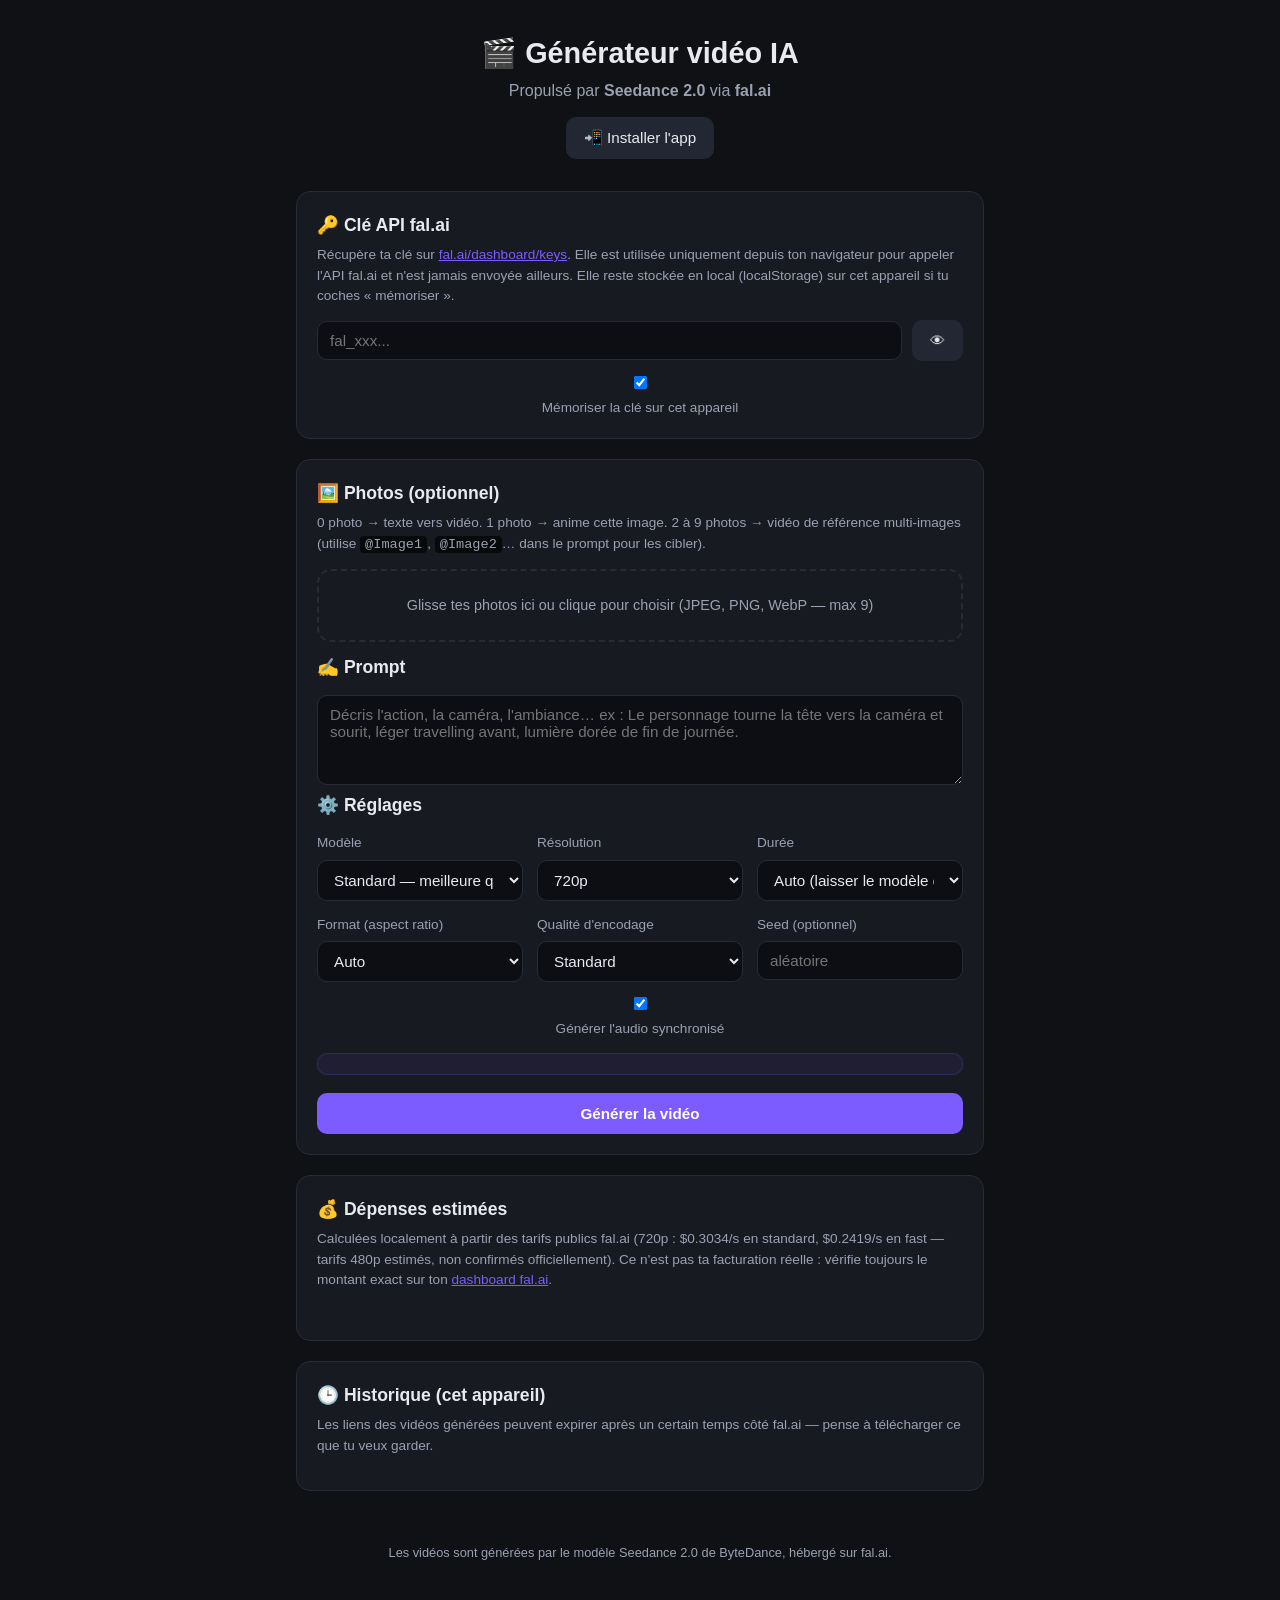
<file: video-generator/index.html>
<!DOCTYPE html>
<html lang="fr">
<head>
  <meta charset="UTF-8">
  <title>🎬 Générateur vidéo IA — Seedance 2.0</title>
  <meta name="viewport" content="width=device-width, initial-scale=1">
  <meta name="description" content="Génère des vidéos IA à partir de photos et d'un prompt avec Seedance 2.0 (fal.ai).">
  <meta name="theme-color" content="#0f1115">
  <link rel="manifest" href="manifest.json">
  <link rel="icon" href="icons/icon-192.png">
  <link rel="apple-touch-icon" href="icons/icon-192.png">
  <link rel="stylesheet" href="style.css">
  <link rel="preconnect" href="https://fal.run">
  <link rel="preconnect" href="https://queue.fal.run">
</head>
<body>

<header>
  <h1>🎬 Générateur vidéo IA</h1>
  <p class="subtitle">Propulsé par <strong>Seedance 2.0</strong> via <strong>fal.ai</strong></p>
  <button type="button" id="installBtn" class="btn-secondary install-btn" hidden>📲 Installer l'app</button>
</header>

<main>

  <!-- ======================
       CLÉ API
  ====================== -->
  <section class="card">
    <h2>🔑 Clé API fal.ai</h2>
    <p class="hint">
      Récupère ta clé sur <a href="https://fal.ai/dashboard/keys" target="_blank" rel="noopener">fal.ai/dashboard/keys</a>.
      Elle est utilisée uniquement depuis ton navigateur pour appeler l'API fal.ai et n'est jamais envoyée ailleurs.
      Elle reste stockée en local (localStorage) sur cet appareil si tu coches « mémoriser ».
    </p>
    <div class="row">
      <input type="password" id="apiKey" placeholder="fal_xxx..." autocomplete="off">
      <button type="button" id="toggleKeyVisibility" class="btn-secondary" title="Afficher/masquer">👁</button>
    </div>
    <label class="checkbox">
      <input type="checkbox" id="rememberKey" checked>
      Mémoriser la clé sur cet appareil
    </label>
  </section>

  <!-- ======================
       FORMULAIRE DE GÉNÉRATION
  ====================== -->
  <section class="card">
    <h2>🖼️ Photos (optionnel)</h2>
    <p class="hint">0 photo → texte vers vidéo. 1 photo → anime cette image. 2 à 9 photos → vidéo de référence multi-images (utilise <code>@Image1</code>, <code>@Image2</code>… dans le prompt pour les cibler).</p>

    <div id="dropzone" class="dropzone">
      <span>Glisse tes photos ici ou clique pour choisir (JPEG, PNG, WebP — max 9)</span>
      <input type="file" id="fileInput" accept="image/png,image/jpeg,image/webp" multiple hidden>
    </div>
    <div id="thumbs" class="thumbs"></div>

    <h2>✍️ Prompt</h2>
    <textarea id="prompt" rows="4" placeholder="Décris l'action, la caméra, l'ambiance… ex : Le personnage tourne la tête vers la caméra et sourit, léger travelling avant, lumière dorée de fin de journée."></textarea>

    <h2>⚙️ Réglages</h2>
    <div class="grid">
      <label>
        Modèle
        <select id="tier">
          <option value="fast">Rapide (fast) — moins cher, plus rapide</option>
          <option value="standard" selected>Standard — meilleure qualité</option>
        </select>
      </label>

      <label>
        Résolution
        <select id="resolution">
          <option value="480p">480p</option>
          <option value="720p" selected>720p</option>
        </select>
      </label>

      <label>
        Durée
        <select id="duration">
          <option value="auto" selected>Auto (laisser le modèle décider)</option>
          <option value="4">4 s</option>
          <option value="5">5 s</option>
          <option value="6">6 s</option>
          <option value="7">7 s</option>
          <option value="8">8 s</option>
          <option value="9">9 s</option>
          <option value="10">10 s</option>
          <option value="11">11 s</option>
          <option value="12">12 s</option>
          <option value="13">13 s</option>
          <option value="14">14 s</option>
          <option value="15">15 s</option>
        </select>
      </label>

      <label>
        Format (aspect ratio)
        <select id="aspectRatio">
          <option value="auto" selected>Auto</option>
          <option value="16:9">16:9 (paysage)</option>
          <option value="9:16">9:16 (portrait)</option>
          <option value="1:1">1:1 (carré)</option>
          <option value="4:3">4:3</option>
          <option value="3:4">3:4</option>
          <option value="21:9">21:9 (cinéma ultra-large)</option>
        </select>
      </label>

      <label>
        Qualité d'encodage
        <select id="bitrateMode">
          <option value="standard" selected>Standard</option>
          <option value="high">Haute qualité (fichier plus lourd)</option>
        </select>
      </label>

      <label>
        Seed (optionnel)
        <input type="number" id="seed" placeholder="aléatoire">
      </label>
    </div>

    <label class="checkbox">
      <input type="checkbox" id="generateAudio" checked>
      Générer l'audio synchronisé
    </label>

    <div id="costEstimate" class="cost-estimate"></div>

    <button type="button" id="generateBtn" class="btn-primary">Générer la vidéo</button>

    <div id="status" class="status" hidden></div>
  </section>

  <!-- ======================
       DÉPENSES
  ====================== -->
  <section class="card">
    <h2>💰 Dépenses estimées</h2>
    <p class="hint">
      Calculées localement à partir des tarifs publics fal.ai (720p : $0.3034/s en standard,
      $0.2419/s en fast — tarifs 480p estimés, non confirmés officiellement). Ce n'est pas ta
      facturation réelle : vérifie toujours le montant exact sur ton
      <a href="https://fal.ai/dashboard/billing" target="_blank" rel="noopener">dashboard fal.ai</a>.
    </p>
    <div id="spendSummary" class="spend-summary"></div>
    <div id="spendMonths" class="spend-months"></div>
  </section>

  <!-- ======================
       RÉSULTAT
  ====================== -->
  <section class="card" id="resultCard" hidden>
    <h2>✅ Résultat</h2>
    <video id="resultVideo" controls playsinline></video>
    <div class="row">
      <button type="button" id="downloadBtn" class="btn-primary">⬇️ Télécharger le fichier</button>
      <a id="openBtn" class="btn-secondary" target="_blank" rel="noopener">Ouvrir dans un nouvel onglet</a>
    </div>
  </section>

  <!-- ======================
       HISTORIQUE
  ====================== -->
  <section class="card">
    <h2>🕒 Historique (cet appareil)</h2>
    <p class="hint">Les liens des vidéos générées peuvent expirer après un certain temps côté fal.ai — pense à télécharger ce que tu veux garder.</p>
    <div id="history" class="history"></div>
  </section>

</main>

<footer>
  <p>Les vidéos sont générées par le modèle Seedance 2.0 de ByteDance, hébergé sur fal.ai.</p>
</footer>

<script type="module" src="app.js"></script>
</body>
</html>
</file>
<file: video-generator/style.css>
:root {
  --bg: #0f1115;
  --card: #171a21;
  --card-border: #262b36;
  --text: #e8eaf0;
  --text-dim: #9aa1b2;
  --accent: #7c5cff;
  --accent-hover: #9077ff;
  --danger: #ff5c5c;
  --success: #3ddc84;
  --radius: 14px;
}

* {
  box-sizing: border-box;
}

body {
  margin: 0;
  background: var(--bg);
  color: var(--text);
  font-family: -apple-system, BlinkMacSystemFont, "Segoe UI", Roboto, Helvetica, Arial, sans-serif;
  line-height: 1.5;
}

header {
  text-align: center;
  padding: 32px 16px 16px;
}

header h1 {
  margin: 0 0 4px;
  font-size: 1.8rem;
}

.subtitle {
  color: var(--text-dim);
  margin: 0;
}

.install-btn {
  margin-top: 14px;
}

main {
  max-width: 720px;
  margin: 0 auto;
  padding: 16px;
  display: flex;
  flex-direction: column;
  gap: 20px;
}

.card {
  background: var(--card);
  border: 1px solid var(--card-border);
  border-radius: var(--radius);
  padding: 20px;
}

.card h2 {
  margin-top: 0;
  font-size: 1.1rem;
}

.hint {
  color: var(--text-dim);
  font-size: 0.85rem;
  margin-top: -8px;
}

.hint a {
  color: var(--accent);
}

.hint code {
  background: #000000aa;
  padding: 1px 5px;
  border-radius: 4px;
}

input[type="text"],
input[type="password"],
input[type="number"],
textarea,
select {
  width: 100%;
  background: #0c0e13;
  border: 1px solid var(--card-border);
  color: var(--text);
  border-radius: 10px;
  padding: 10px 12px;
  font-size: 0.95rem;
  font-family: inherit;
}

textarea {
  resize: vertical;
}

.row {
  display: flex;
  gap: 10px;
  align-items: center;
  margin-top: 8px;
}

.row input {
  flex: 1;
}

.checkbox {
  display: flex;
  align-items: center;
  gap: 8px;
  margin-top: 12px;
  font-size: 0.9rem;
  color: var(--text-dim);
}

.checkbox input {
  width: auto;
}

.grid {
  display: grid;
  grid-template-columns: repeat(auto-fit, minmax(200px, 1fr));
  gap: 14px;
  margin-top: 10px;
}

.grid label,
main > .card > label {
  display: flex;
  flex-direction: column;
  gap: 6px;
  font-size: 0.85rem;
  color: var(--text-dim);
}

.dropzone {
  border: 2px dashed var(--card-border);
  border-radius: var(--radius);
  padding: 24px;
  text-align: center;
  color: var(--text-dim);
  cursor: pointer;
  transition: border-color 0.15s, background 0.15s;
  font-size: 0.9rem;
}

.dropzone.dragover {
  border-color: var(--accent);
  background: #7c5cff11;
}

.thumbs {
  display: flex;
  flex-wrap: wrap;
  gap: 10px;
  margin-top: 12px;
}

.thumb {
  position: relative;
  width: 84px;
  height: 84px;
  border-radius: 10px;
  overflow: hidden;
  border: 1px solid var(--card-border);
}

.thumb img {
  width: 100%;
  height: 100%;
  object-fit: cover;
  display: block;
}

.thumb .remove {
  position: absolute;
  top: 2px;
  right: 2px;
  background: #000000cc;
  color: #fff;
  border: none;
  border-radius: 50%;
  width: 20px;
  height: 20px;
  cursor: pointer;
  font-size: 0.75rem;
  line-height: 20px;
  padding: 0;
}

.thumb .badge {
  position: absolute;
  bottom: 2px;
  left: 2px;
  background: #000000cc;
  color: #fff;
  border-radius: 5px;
  font-size: 0.65rem;
  padding: 1px 5px;
}

button {
  font-family: inherit;
  cursor: pointer;
  border: none;
  border-radius: 10px;
  font-size: 0.95rem;
  padding: 12px 18px;
}

.btn-primary {
  background: var(--accent);
  color: #fff;
  width: 100%;
  margin-top: 18px;
  font-weight: 600;
}

.btn-primary:hover:not(:disabled) {
  background: var(--accent-hover);
}

.btn-primary:disabled {
  opacity: 0.6;
  cursor: not-allowed;
}

.btn-secondary {
  background: #232733;
  color: var(--text);
  text-decoration: none;
  display: inline-flex;
  align-items: center;
  justify-content: center;
}

.btn-secondary:hover {
  background: #2c313f;
}

.status {
  margin-top: 14px;
  padding: 12px;
  border-radius: 10px;
  background: #0c0e13;
  font-size: 0.85rem;
  color: var(--text-dim);
  white-space: pre-wrap;
}

.status.error {
  color: var(--danger);
  border: 1px solid #ff5c5c44;
}

.status.success {
  color: var(--success);
}

#resultVideo {
  width: 100%;
  border-radius: 10px;
  background: #000;
}

.history {
  display: flex;
  flex-direction: column;
  gap: 10px;
}

.history-item {
  border: 1px solid var(--card-border);
  border-radius: 10px;
  padding: 10px;
  font-size: 0.85rem;
}

.history-item video {
  width: 100%;
  border-radius: 8px;
  margin-top: 8px;
  background: #000;
}

.history-item .meta {
  display: flex;
  justify-content: space-between;
  color: var(--text-dim);
  font-size: 0.75rem;
  margin-top: 6px;
}

.history-empty {
  color: var(--text-dim);
  font-size: 0.85rem;
}

.cost-estimate {
  margin-top: 14px;
  padding: 10px 12px;
  border-radius: 10px;
  background: #7c5cff14;
  border: 1px solid #7c5cff33;
  font-size: 0.9rem;
  color: var(--text);
}

.cost-estimate .amount {
  font-weight: 700;
  color: var(--accent-hover);
}

.spend-summary {
  display: flex;
  gap: 14px;
  flex-wrap: wrap;
}

.spend-tile {
  background: #0c0e13;
  border: 1px solid var(--card-border);
  border-radius: 10px;
  padding: 12px 16px;
  min-width: 140px;
}

.spend-tile .label {
  color: var(--text-dim);
  font-size: 0.75rem;
  text-transform: uppercase;
  letter-spacing: 0.03em;
}

.spend-tile .value {
  font-size: 1.4rem;
  font-weight: 700;
  margin-top: 4px;
}

.spend-months {
  margin-top: 16px;
  display: flex;
  flex-direction: column;
  gap: 8px;
}

.spend-month-row {
  display: grid;
  grid-template-columns: 90px 1fr 70px;
  align-items: center;
  gap: 10px;
  font-size: 0.8rem;
  color: var(--text-dim);
}

.spend-bar-track {
  background: #0c0e13;
  border-radius: 6px;
  height: 10px;
  overflow: hidden;
}

.spend-bar-fill {
  background: var(--accent);
  height: 100%;
  border-radius: 6px;
}

footer {
  text-align: center;
  color: var(--text-dim);
  font-size: 0.8rem;
  padding: 24px 16px 40px;
}
</file>
